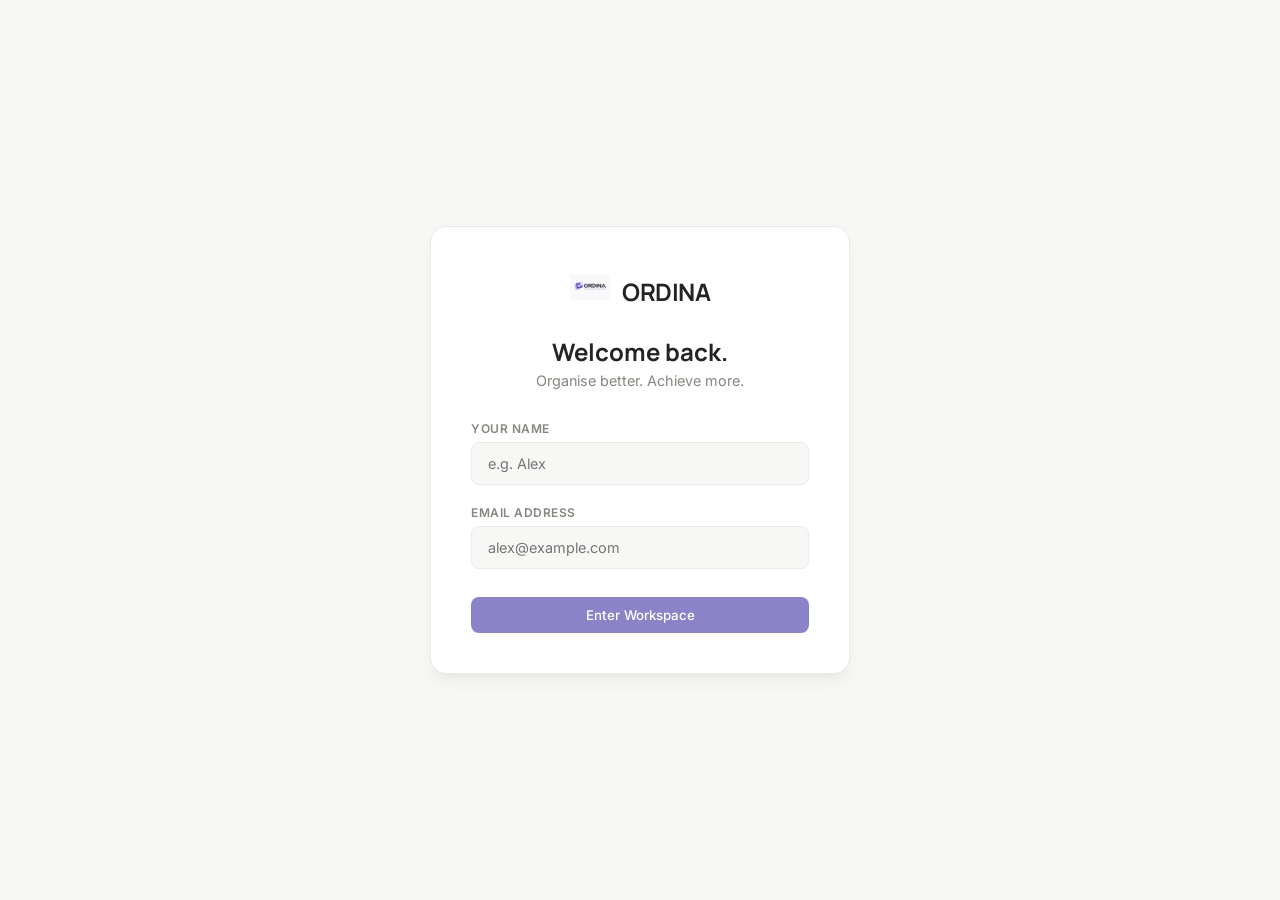
<file: Task_02_Task_Manager/index.html>
<!DOCTYPE html>
<html lang="en" data-theme="light">
<head>
  <meta charset="UTF-8" />
  <meta name="viewport" content="width=device-width, initial-scale=1.0" />
  <title>ORDINA — Productivity</title>
  <link rel="preconnect" href="https://fonts.googleapis.com">
  <link rel="preconnect" href="https://fonts.gstatic.com" crossorigin>
  <link href="https://fonts.googleapis.com/css2?family=Inter:wght@400;500;600&family=Manrope:wght@500;600;700;800&display=swap" rel="stylesheet">
  <link rel="stylesheet" href="css/style.css" />
</head>
<body>

  <!-- =========================================
       LOGIN SCREEN
       ========================================= -->
  <div class="login-screen" id="login-screen">
    <div class="login-card fade-in">
      <div class="brand" style="justify-content: center; margin-bottom: 24px;">
        <div class="brand-logo">
          <!-- Fixed Path -->
          <img src="assets/images/Logo.png" alt="Datheon Logo" style="width: 40px; height: 40px; object-fit: contain;" />
        </div>
        <h2 style="font-size: 1.5rem;">ORDINA <span style="font-size: 0.8rem; font-weight: 400; color: var(--text-secondary); display: block; margin-top: -4px;"></span></h2>
      </div>
      <h1>Welcome back.</h1>
      <p>Organise better. Achieve more.</p>
      
      <form id="login-form" class="login-form">
        <div class="input-group">
          <label for="login-name">Your Name</label>
          <input type="text" id="login-name" placeholder="e.g. Alex" required autocomplete="off" />
        </div>
        <div class="input-group">
          <label for="login-email">Email address</label>
          <input type="email" id="login-email" placeholder="alex@example.com" required />
        </div>
        <button type="submit" class="btn-primary" style="width: 100%; margin-top: 8px;">Enter Workspace</button>
      </form>
    </div>
  </div>

  <!-- =========================================
       MAIN APP
       ========================================= -->
  <div class="app-container hidden" id="app-container">
    <!-- SIDEBAR -->
    <aside class="sidebar">
      <div class="brand">
        <div class="brand-logo">
          <!-- Fixed Path -->
          <img src="assets/images/Logo.png" alt="Datheon Logo" style="width: 32px; height: 32px; object-fit: contain;" />
        </div>
        <h2>ORDINA <span style="font-size: 0.65rem; font-weight: 500; color: var(--text-secondary); display: block; margin-top: -2px; letter-spacing: 0.5px; text-transform: uppercase;"></span></h2>
      </div>

      <nav class="nav-menu">
        <a href="#" class="nav-item active" data-view="overview">
          <span class="nav-icon">○</span> Overview
        </a>
        <a href="#" class="nav-item" data-view="all">
          <span class="nav-icon">☰</span> All Tasks
        </a>
        <a href="#" class="nav-item" data-view="today">
          <span class="nav-icon">☀</span> Today
        </a>
        <a href="#" class="nav-item" data-view="upcoming">
          <span class="nav-icon">⏱</span> Upcoming
        </a>
        <a href="#" class="nav-item" data-view="completed">
          <span class="nav-icon">✓</span> Completed
        </a>
      </nav>

      <div class="nav-section-title">Categories</div>
      <nav class="nav-menu">
        <a href="#" class="nav-item" data-category="work"><span class="dot work"></span> Work</a>
        <a href="#" class="nav-item" data-category="personal"><span class="dot personal"></span> Personal</a>
        <a href="#" class="nav-item" data-category="study"><span class="dot study"></span> Study</a>
      </nav>

      <div class="sidebar-bottom">
        <a href="#" class="nav-item" id="open-settings-btn"><span class="nav-icon">⚙</span> Settings</a>
        <a href="#" class="nav-item" id="logout-btn"><span class="nav-icon">⏻</span> Log out</a>
        
        <a href="#" class="user-profile" id="open-profile-btn" style="text-decoration: none; cursor: pointer;">
          <div class="avatar" id="user-avatar">A</div>
          <div class="user-info">
            <span class="user-name" id="user-name-display">Alex</span>
            <span class="user-email" id="user-email-display">alex@ordina.app</span>
          </div>
        </a>
      </div>
    </aside>

    <!-- MAIN CONTENT -->
    <main class="main-content">
      <header class="top-header">
        <div class="greeting">
          <h1 id="greeting-text">Good morning, Alex.</h1>
          <p>Let's make today productive.</p>
        </div>
        <div class="header-actions">
          <span class="current-date" id="current-date"></span>
          
          <!-- Notification Bell & Panel -->
          <div class="notification-wrapper">
            <button class="icon-btn" id="notification-btn" aria-label="Notifications">🔔</button>
            <div class="notification-dropdown hidden" id="notification-dropdown">
              <div class="notif-header">
                <h3>Notifications</h3>
                <span class="notif-badge" id="notif-count">0 new</span>
              </div>
              <div class="notif-list" id="notif-list">
                <!-- Dynamic notifications render here -->
              </div>
            </div>
          </div>

          <div class="avatar small" id="header-avatar">A</div>
        </div>
      </header>

      <!-- DASHBOARD VIEW -->
      <div id="dashboard-view">
        <!-- Productivity Overview -->
        <section class="stats-grid">
          <div class="stat-card fade-in">
            <div class="stat-header">
              <span class="stat-title">Total Tasks</span>
              <span class="stat-icon">📋</span>
            </div>
            <span class="stat-value" id="stat-total">0</span>
          </div>
          <div class="stat-card fade-in" style="animation-delay: 0.1s;">
            <div class="stat-header">
              <span class="stat-title">Active Tasks</span>
              <span class="stat-icon">⏳</span>
            </div>
            <span class="stat-value" id="stat-active">0</span>
          </div>
          <div class="stat-card fade-in" style="animation-delay: 0.2s;">
            <div class="stat-header">
              <span class="stat-title">Completed Tasks</span>
              <span class="stat-icon">✅</span>
            </div>
            <span class="stat-value" id="stat-completed">0</span>
          </div>
        </section>

        <!-- Task Creation -->
        <section class="task-creation-area fade-in" style="animation-delay: 0.3s;">
          <div class="creation-header" id="toggle-creation-panel">
            <div class="creation-title">
              <div class="plus-icon" id="plus-icon">+</div>
              <h3>Add a new task...</h3>
            </div>
            <span class="creation-hint">Press <kbd>N</kbd> to add</span>
          </div>

          <form class="task-form hidden" id="task-form">
            <div class="form-row">
              <input type="text" id="task-title" placeholder="What needs to be done?" required class="input-title" autocomplete="off" />
              <input type="date" id="task-date" class="input-date" required />
            </div>
            <textarea id="task-desc" placeholder="Add a description (optional)..." class="input-desc" rows="2"></textarea>
            <div class="form-row split">
              <div class="select-group">
                <label for="task-category">Category</label>
                <select id="task-category">
                  <option value="work">Work</option>
                  <option value="personal">Personal</option>
                  <option value="study">Study</option>
                </select>
              </div>
              <div class="select-group">
                <label for="task-priority">Priority</label>
                <select id="task-priority">
                  <option value="low">Low</option>
                  <option value="medium" selected>Medium</option>
                  <option value="high">High</option>
                </select>
              </div>
            </div>
            <div class="form-actions">
              <button type="button" class="btn-cancel" id="btn-cancel">Cancel</button>
              <button type="submit" class="btn-primary">Create Task</button>
            </div>
          </form>
        </section>

        <!-- Task Management -->
        <section class="task-management-area fade-in" style="animation-delay: 0.4s;">
          <div class="management-header">
            <h2 id="page-title">Your Tasks</h2>
            <div class="task-count-badge" id="task-count">0 tasks</div>
          </div>

          <div class="control-bar">
            <div class="search-box">
              <span class="search-icon">🔍</span>
              <input type="text" id="search-input" placeholder="Search tasks..." />
            </div>
            <div class="filter-group" id="filter-group">
              <button class="filter-btn active" data-filter="all">All</button>
              <button class="filter-btn" data-filter="active">Active</button>
              <button class="filter-btn" data-filter="completed">Completed</button>
            </div>
            <div class="sort-dropdown">
              <select id="sort-select">
                <option value="date-asc">Due Date (Soonest)</option>
                <option value="date-desc">Due Date (Latest)</option>
                <option value="priority">Priority</option>
                <option value="manual">Manual (Drag)</option>
              </select>
            </div>
          </div>

          <ul id="task-list" class="task-list"></ul>
          <div class="empty-state hidden" id="empty-state">
            <div class="empty-icon">🍃</div>
            <h3>No tasks found</h3>
            <p>Enjoy your free time or create a new task.</p>
          </div>
        </section>
      </div>

      <!-- =========================================
           USER PROFILE VIEW
           ========================================= -->
      <section class="profile-view hidden" id="profile-view">
        <div class="profile-card fade-in">
          <div class="profile-header">
            <div class="profile-avatar-large" id="profile-avatar-large">A</div>
            <div class="profile-header-info">
              <h2 id="profile-title-name">Alex</h2>
              <p id="profile-title-email">alex@ordina.app</p>
            </div>
          </div>
          
          <div class="profile-stats">
            <div class="p-stat">
              <span class="p-stat-label">Tasks Created</span>
              <span class="p-stat-value" id="profile-total-created">0</span>
            </div>
            <div class="p-stat">
              <span class="p-stat-label">Tasks Completed</span>
              <span class="p-stat-value" id="profile-total-completed">0</span>
            </div>
            <div class="p-stat">
              <span class="p-stat-label">Productivity</span>
              <span class="p-stat-value" id="profile-productivity">0%</span>
            </div>
          </div>

          <hr class="profile-divider" />

          <form id="profile-form" class="profile-form">
            <h3>Account Settings</h3>
            <div class="form-row split">
              <div class="input-group">
                <label for="profile-name-input">Full Name</label>
                <input type="text" id="profile-name-input" required />
              </div>
              <div class="input-group">
                <label for="profile-email-input">Email Address</label>
                <input type="email" id="profile-email-input" required />
              </div>
            </div>
            <div class="form-actions" style="margin-top: 24px;">
              <button type="submit" class="btn-primary">Save Changes</button>
            </div>
          </form>
        </div>
      </section>

      <!-- =========================================
           SETTINGS VIEW
           ========================================= -->
      <section class="profile-view hidden" id="settings-view">
        <div class="profile-card fade-in">
          <div class="profile-header" style="margin-bottom: 24px;">
            <div class="profile-header-info">
              <h2>Settings</h2>
              <p>Manage your app preferences</p>
            </div>
          </div>
          
          <hr class="profile-divider" style="margin-top: 0;" />

          <div class="settings-group">
            <h3>Appearance</h3>
            <p style="color: var(--text-secondary); font-size: 0.9rem; margin-bottom: 16px;">Customize how ORDINA looks on your screen.</p>
            <div class="theme-toggle-wrapper">
              <button class="theme-btn active" id="theme-light-btn">☀ Light Mode</button>
              <button class="theme-btn" id="theme-dark-btn">🌙 Dark Mode</button>
            </div>
          </div>

          <hr class="profile-divider" />

          <!-- NEW: LocalStorage API Demonstration -->
          <div class="settings-group">
            <h3>LocalStorage Data</h3>
            <p style="color: var(--text-secondary); font-size: 0.9rem; margin-bottom: 16px;">Raw JSON data currently saved in your browser.</p>
            <pre id="storage-preview" style="background: var(--bg-main); padding: 16px; border-radius: var(--radius-sm); font-size: 0.8rem; color: var(--text-secondary); overflow-x: auto; border: 1px solid var(--border-color);"></pre>
          </div>

          <hr class="profile-divider" />

          <div class="settings-group">
            <h3>Danger Zone</h3>
            <p style="color: var(--text-secondary); font-size: 0.9rem; margin-bottom: 16px;">Clear all tasks and app data from your browser's localStorage.</p>
            <button class="btn-primary" style="background: var(--color-danger);" id="clear-data-btn">Clear All Data</button>
          </div>
        </div>
      </section>

    </main>
  </div>

  <!-- =========================================
       EDIT TASK MODAL
       ========================================= -->
  <div class="modal-overlay hidden" id="edit-modal">
    <div class="modal-content fade-in">
      <div class="modal-header">
        <h2>Edit Task</h2>
        <button class="close-btn" id="close-edit-modal">✕</button>
      </div>
      <form id="edit-form" class="task-form" style="padding: 0; border: none;">
        <input type="hidden" id="edit-id" />
        <div class="form-row">
          <input type="text" id="edit-title" required class="input-title" autocomplete="off" />
          <input type="date" id="edit-date" class="input-date" required />
        </div>
        <textarea id="edit-desc" placeholder="Add a description (optional)..." rows="2"></textarea>
        <div class="form-row split">
          <div class="select-group">
            <label for="edit-category">Category</label>
            <select id="edit-category">
              <option value="work">Work</option>
              <option value="personal">Personal</option>
              <option value="study">Study</option>
            </select>
          </div>
          <div class="select-group">
            <label for="edit-priority">Priority</label>
            <select id="edit-priority">
              <option value="low">Low</option>
              <option value="medium">Medium</option>
              <option value="high">High</option>
            </select>
          </div>
        </div>
        <div class="form-actions" style="margin-top: 16px;">
          <button type="button" class="btn-cancel" id="cancel-edit-btn">Cancel</button>
          <button type="submit" class="btn-primary">Save Changes</button>
        </div>
      </form>
    </div>
  </div>

  <!-- =========================================
       DELETE CONFIRMATION MODAL
       ========================================= -->
  <div class="modal-overlay hidden" id="delete-modal">
    <div class="modal-content fade-in" style="max-width: 380px; text-align: center;">
      <div class="empty-icon" style="font-size: 2rem; margin-bottom: 12px;">🗑️</div>
      <h2 style="margin-bottom: 8px;">Delete Task?</h2>
      <p style="color: var(--text-secondary); margin-bottom: 24px; font-size: 0.9rem;">This action cannot be undone.</p>
      <div class="form-actions" style="justify-content: center;">
        <button type="button" class="btn-cancel" id="cancel-delete-btn">Cancel</button>
        <button type="button" class="btn-primary" style="background: var(--color-danger);" id="confirm-delete-btn">Yes, Delete</button>
      </div>
    </div>
  </div>

  <!-- Toast Container -->
  <div id="toast-container" class="toast-container"></div>

  <script src="js/script.js"></script>
</body>
</html>
</file>
<file: Task_02_Task_Manager/css/style.css>
/* =========================================
   ORDINA DESIGN SYSTEM & RESET
   ========================================= */
:root {
  /* Light Theme (Default) */
  --bg-main: #F7F7F5;
  --bg-card: #FFFFFF;
  --bg-hover: #fafafa;
  --text-primary: #242522;
  --text-secondary: #858780;
  --accent-primary: #8B83C7;
  --accent-hover: #766dbb;
  --accent-bg: #EFEDFA;
  --color-success: #719B83;
  --color-warning: #D5A45B;
  --color-danger: #D97979;
  --border-color: #EAEAE6;
  
  --shadow-sm: 0 1px 2px rgba(0,0,0,0.05);
  --shadow-md: 0 4px 6px -1px rgba(0,0,0,0.05), 0 2px 4px -1px rgba(0,0,0,0.03);
  --shadow-hover: 0 10px 15px -3px rgba(0,0,0,0.05), 0 4px 6px -2px rgba(0,0,0,0.025);

  --font-heading: 'Manrope', sans-serif;
  --font-body: 'Inter', sans-serif;
  --radius-sm: 8px;
  --radius-md: 12px;
  --radius-lg: 16px;
  --radius-full: 9999px;
}

/* Dark Theme Override */
[data-theme="dark"] {
  --bg-main: #121212;
  --bg-card: #1E1E1E;
  --bg-hover: #2A2A2A;
  --text-primary: #EAEAEA;
  --text-secondary: #A0A0A0;
  --accent-primary: #A197E6;
  --accent-hover: #B8AEF5;
  --accent-bg: #2C283D;
  --color-success: #8BC3A1;
  --color-warning: #E8BC7A;
  --color-danger: #E88B8B;
  --border-color: #333333;
  
  --shadow-sm: 0 1px 2px rgba(0,0,0,0.2);
  --shadow-md: 0 4px 6px -1px rgba(0,0,0,0.3);
  --shadow-hover: 0 10px 15px -3px rgba(0,0,0,0.4);
}

* {
  box-sizing: border-box;
  margin: 0;
  padding: 0;
}

body {
  font-family: var(--font-body);
  background-color: var(--bg-main);
  color: var(--text-primary);
  -webkit-font-smoothing: antialiased;
  transition: background-color 0.3s ease, color 0.3s ease;
}

h1, h2, h3, .stat-value {
  font-family: var(--font-heading);
  font-weight: 700;
}

button {
  font-family: var(--font-body);
  cursor: pointer;
  border: none;
  background: none;
}

/* =========================================
   ANIMATIONS
   ========================================= */
@keyframes fadeInUp {
  from { opacity: 0; transform: translateY(20px); }
  to { opacity: 1; transform: translateY(0); }
}
@keyframes slideDown {
  from { opacity: 0; transform: translateY(-15px); }
  to { opacity: 1; transform: translateY(0); }
}
@keyframes slideInRight {
  from { opacity: 0; transform: translateX(30px); }
  to { opacity: 1; transform: translateX(0); }
}
@keyframes fadeOut {
  to { opacity: 0; transform: scale(0.95); }
}
@keyframes taskComplete {
  0% { transform: scale(1); }
  50% { transform: scale(0.95); background-color: var(--accent-bg); }
  100% { transform: scale(1); }
}
.fade-in {
  opacity: 0;
  animation: fadeInUp 0.6s cubic-bezier(0.16, 1, 0.3, 1) forwards;
}

/* =========================================
   LAYOUT & SIDEBAR
   ========================================= */
.app-container { display: flex; min-height: 100vh; }
.sidebar {
  width: 260px; background-color: var(--bg-main); border-right: 1px solid var(--border-color);
  padding: 24px; display: flex; flex-direction: column; position: fixed;
  height: 100vh; left: 0; top: 0; z-index: 10;
}
.brand { display: flex; align-items: center; gap: 12px; margin-bottom: 40px; }
.brand h2 { font-size: 1.25rem; letter-spacing: -0.5px; }
.nav-menu { display: flex; flex-direction: column; gap: 4px; margin-bottom: 24px; }
.nav-section-title {
  font-size: 0.75rem; text-transform: uppercase; letter-spacing: 1px;
  color: var(--text-secondary); font-weight: 600; margin-bottom: 12px; padding-left: 12px;
}
.nav-item {
  display: flex; align-items: center; gap: 12px; padding: 10px 12px;
  text-decoration: none; color: var(--text-secondary); font-size: 0.9rem;
  font-weight: 500; border-radius: var(--radius-sm); transition: all 0.2s ease;
}
.nav-item:hover { background-color: var(--bg-hover); color: var(--text-primary); }
.nav-item.active { background-color: var(--accent-bg); color: var(--accent-primary); font-weight: 600; }
.dot { width: 8px; height: 8px; border-radius: 50%; }
.dot.work { background-color: var(--color-warning); }
.dot.personal { background-color: var(--color-success); }
.dot.study { background-color: var(--accent-primary); }
.sidebar-bottom { margin-top: auto; display: flex; flex-direction: column; gap: 12px; }
.user-profile {
  display: flex; align-items: center; gap: 12px; padding: 12px;
  background-color: var(--bg-card); border: 1px solid var(--border-color); border-radius: var(--radius-md);
  transition: all 0.2s;
}
.user-profile:hover { border-color: var(--accent-primary); box-shadow: var(--shadow-sm); transform: translateY(-1px); }
.avatar {
  width: 36px; height: 36px; border-radius: 50%; background-color: var(--accent-bg);
  color: var(--accent-primary); display: flex; align-items: center; justify-content: center;
  font-weight: 600; font-family: var(--font-heading);
}
.avatar.small { width: 32px; height: 32px; font-size: 0.875rem; }
.user-info { display: flex; flex-direction: column; }
.user-name { font-size: 0.875rem; font-weight: 600; color: var(--text-primary); }
.user-email { font-size: 0.75rem; color: var(--text-secondary); }

/* =========================================
   MAIN CONTENT & HEADER
   ========================================= */
.main-content { flex: 1; margin-left: 260px; padding: 40px; max-width: 1200px; }
.top-header { display: flex; justify-content: space-between; align-items: flex-start; margin-bottom: 40px; }
.greeting h1 { font-size: 1.75rem; margin-bottom: 4px; letter-spacing: -0.5px; }
.greeting p { color: var(--text-secondary); font-size: 0.95rem; }
.header-actions { display: flex; align-items: center; gap: 16px; }
.current-date { font-size: 0.875rem; color: var(--text-secondary); font-weight: 500; }
.icon-btn {
  background: var(--bg-card); border: 1px solid var(--border-color); width: 36px; height: 36px;
  border-radius: 50%; display: flex; align-items: center; justify-content: center;
  font-size: 1rem; transition: all 0.2s; position: relative;
}
.icon-btn:hover { background-color: var(--bg-main); transform: scale(1.05); }

/* =========================================
   NOTIFICATIONS
   ========================================= */
.notification-wrapper { position: relative; }
.notification-dropdown {
  position: absolute; top: 48px; right: 0; width: 320px;
  background: var(--bg-card); border: 1px solid var(--border-color);
  border-radius: var(--radius-md); box-shadow: var(--shadow-hover);
  z-index: 100; animation: slideDown 0.2s ease forwards;
}
.notif-header {
  display: flex; justify-content: space-between; align-items: center;
  padding: 16px; border-bottom: 1px solid var(--border-color);
}
.notif-header h3 { font-size: 1rem; }
.notif-badge {
  background: var(--accent-bg); color: var(--accent-primary);
  padding: 2px 8px; border-radius: var(--radius-full); font-size: 0.7rem; font-weight: 700;
}
.notif-list { max-height: 300px; overflow-y: auto; }
.notif-item {
  padding: 16px; border-bottom: 1px solid var(--border-color);
  display: flex; flex-direction: column; gap: 4px;
}
.notif-item:last-child { border-bottom: none; }
.notif-item p { font-size: 0.85rem; color: var(--text-primary); }
.notif-item span { font-size: 0.75rem; color: var(--text-secondary); }
.notif-empty { padding: 24px; text-align: center; color: var(--text-secondary); font-size: 0.85rem; }

/* =========================================
   STATS, CREATION & TASK LIST (Condensed)
   ========================================= */
.stats-grid { display: grid; grid-template-columns: repeat(3, 1fr); gap: 20px; margin-bottom: 40px; }
.stat-card {
  background-color: var(--bg-card); border: 1px solid var(--border-color); border-radius: var(--radius-lg);
  padding: 24px; display: flex; flex-direction: column; gap: 8px; box-shadow: var(--shadow-sm);
  transition: transform 0.3s ease, box-shadow 0.3s ease;
}
.stat-card:hover { transform: translateY(-2px); box-shadow: var(--shadow-hover); }
.stat-header { display: flex; justify-content: space-between; align-items: center; margin-bottom: 12px; }
.stat-title { font-size: 0.875rem; color: var(--text-secondary); font-weight: 500; }
.stat-icon { font-size: 1.25rem; opacity: 0.8; }
.stat-value { font-size: 2rem; color: var(--text-primary); }

.task-creation-area {
  background-color: var(--bg-card); border: 1px solid var(--border-color); border-radius: var(--radius-lg);
  margin-bottom: 32px; box-shadow: var(--shadow-sm); overflow: hidden; transition: all 0.3s ease;
}
.creation-header {
  display: flex; justify-content: space-between; align-items: center; padding: 20px 24px;
  cursor: pointer; transition: background 0.2s;
}
.creation-header:hover { background: var(--bg-hover); }
.creation-title { display: flex; align-items: center; gap: 12px; }
.plus-icon {
  width: 28px; height: 28px; border-radius: 50%; background: var(--accent-bg); color: var(--accent-primary);
  display: flex; align-items: center; justify-content: center; font-weight: bold; font-size: 1.2rem;
  transition: transform 0.3s cubic-bezier(0.175, 0.885, 0.32, 1.275);
}
.plus-icon.rotate { transform: rotate(45deg); }
.creation-header h3 { font-size: 1rem; font-weight: 500; color: var(--text-secondary); }
.creation-hint { font-size: 0.75rem; color: var(--text-secondary); }
kbd { background: var(--bg-main); padding: 2px 6px; border-radius: 4px; border: 1px solid var(--border-color); font-family: monospace; }

.task-form {
  padding: 0 24px 24px 24px; display: flex; flex-direction: column; gap: 16px;
  border-top: 1px solid var(--border-color); animation: slideDown 0.4s cubic-bezier(0.16, 1, 0.3, 1) forwards;
}
.form-row { display: flex; gap: 12px; }
.form-row.split { display: grid; grid-template-columns: 1fr 1fr; gap: 16px; }
input[type="text"], input[type="date"], input[type="email"], textarea, select {
  width: 100%; padding: 12px 16px; border: 1px solid var(--border-color); border-radius: var(--radius-sm);
  background: var(--bg-main); font-family: var(--font-body); font-size: 0.9rem; color: var(--text-primary);
  transition: border-color 0.2s, background 0.2s;
}
input:focus, textarea:focus, select:focus { outline: none; border-color: var(--accent-primary); background: var(--bg-card); }
.input-title { font-weight: 600; }
.select-group { display: flex; flex-direction: column; gap: 6px; }
.select-group label { font-size: 0.75rem; font-weight: 600; color: var(--text-secondary); text-transform: uppercase; }
.form-actions { display: flex; justify-content: flex-end; gap: 12px; margin-top: 8px; }
.btn-primary {
  background: var(--accent-primary); color: white; padding: 10px 20px; border-radius: var(--radius-sm);
  font-weight: 500; transition: background 0.2s, transform 0.1s;
}
.btn-primary:hover { background: var(--accent-hover); }
.btn-primary:active { transform: scale(0.97); }
.btn-cancel { color: var(--text-secondary); padding: 10px 16px; border-radius: var(--radius-sm); font-weight: 500; transition: background 0.2s; }
.btn-cancel:hover { background: var(--bg-main); color: var(--text-primary); }

.management-header { display: flex; align-items: center; gap: 12px; margin-bottom: 24px; }
.task-count-badge { background: var(--accent-bg); padding: 4px 10px; border-radius: var(--radius-full); font-size: 0.75rem; font-weight: 600; color: var(--accent-primary); }
.control-bar { display: flex; justify-content: space-between; align-items: center; gap: 16px; margin-bottom: 24px; padding-bottom: 24px; border-bottom: 1px solid var(--border-color); flex-wrap: wrap; }
.search-box { position: relative; flex: 1; min-width: 200px; }
.search-icon { position: absolute; left: 12px; top: 50%; transform: translateY(-50%); font-size: 0.875rem; color: var(--text-secondary); }
.search-box input { padding-left: 36px; background: var(--bg-card); }
.filter-group { display: flex; background: var(--bg-main); padding: 4px; border-radius: var(--radius-sm); }
.filter-btn { padding: 8px 16px; background: transparent; color: var(--text-secondary); border-radius: 4px; font-size: 0.875rem; font-weight: 500; transition: all 0.2s; }
.filter-btn.active { background: var(--bg-card); color: var(--text-primary); box-shadow: var(--shadow-sm); font-weight: 600; }
.sort-dropdown select { padding: 10px 16px; background: var(--bg-card); font-size: 0.875rem; color: var(--text-secondary); cursor: pointer; }

.task-list { list-style: none; display: flex; flex-direction: column; gap: 12px; }
.task-card {
  display: flex; align-items: flex-start; gap: 16px; background: var(--bg-card); border: 1px solid var(--border-color);
  border-radius: var(--radius-md); padding: 16px; box-shadow: var(--shadow-sm); transition: all 0.2s ease;
  animation: slideInRight 0.4s cubic-bezier(0.16, 1, 0.3, 1) forwards;
}
.task-card:hover { border-color: var(--border-color); box-shadow: var(--shadow-md); }
.task-card.completed { opacity: 0.6; background: var(--bg-main); }
.task-card.completed .task-title-text { text-decoration: line-through; color: var(--text-secondary); }
.task-card.just-completed { animation: taskComplete 0.4s cubic-bezier(0.175, 0.885, 0.32, 1.275); }
.task-checkbox {
  appearance: none; width: 22px; height: 22px; border: 2px solid var(--border-color); border-radius: 50%;
  cursor: pointer; position: relative; margin-top: 2px; flex-shrink: 0; transition: all 0.2s;
}
.task-checkbox:hover { border-color: var(--accent-primary); }
.task-checkbox:checked { background: var(--accent-primary); border-color: var(--accent-primary); }
.task-checkbox:checked::after {
  content: '✓'; position: absolute; color: white; font-size: 12px; top: 50%; left: 50%;
  transform: translate(-50%, -50%); font-weight: bold;
}
.task-content { flex: 1; display: flex; flex-direction: column; gap: 4px; }
.task-title-text { font-weight: 600; font-size: 0.95rem; color: var(--text-primary); }
.task-desc-text { font-size: 0.85rem; color: var(--text-secondary); }
.task-meta { display: flex; align-items: center; gap: 12px; margin-top: 8px; flex-wrap: wrap; }
.badge { font-size: 0.7rem; font-weight: 600; padding: 2px 8px; border-radius: var(--radius-full); text-transform: uppercase; letter-spacing: 0.5px; }
.badge.work { background: #FFF4E5; color: #D5A45B; }
.badge.personal { background: #E8F5E9; color: #719B83; }
.badge.study { background: var(--accent-bg); color: var(--accent-primary); }
[data-theme="dark"] .badge.work { background: #3E2E1A; }
[data-theme="dark"] .badge.personal { background: #1E3024; }
.priority-indicator { display: flex; align-items: center; gap: 4px; font-size: 0.75rem; font-weight: 500; }
.priority-indicator::before { content: ''; width: 6px; height: 6px; border-radius: 50%; }
.priority-indicator.high { color: var(--color-danger); }
.priority-indicator.high::before { background: var(--color-danger); }
.priority-indicator.medium { color: var(--color-warning); }
.priority-indicator.medium::before { background: var(--color-warning); }
.priority-indicator.low { color: var(--color-success); }
.priority-indicator.low::before { background: var(--color-success); }
.due-date { font-size: 0.75rem; color: var(--text-secondary); display: flex; align-items: center; gap: 4px; }
.due-date.overdue { color: var(--color-danger); font-weight: 600; }
.due-date.today { color: var(--color-warning); font-weight: 600; }
.task-actions { display: flex; gap: 8px; opacity: 0; transition: opacity 0.2s; }
.task-card:hover .task-actions { opacity: 1; }
.action-btn { width: 28px; height: 28px; border-radius: var(--radius-sm); display: flex; align-items: center; justify-content: center; color: var(--text-secondary); background: var(--bg-main); transition: all 0.2s; }
.action-btn:hover { background: var(--bg-card); color: var(--text-primary); box-shadow: var(--shadow-sm); }
.action-btn.delete:hover { color: var(--color-danger); background: #FFF0F0; }
[data-theme="dark"] .action-btn.delete:hover { background: #3E1A1A; }

.empty-state { text-align: center; padding: 60px 20px; background: var(--bg-card); border: 1px dashed var(--border-color); border-radius: var(--radius-lg); }
.empty-icon { font-size: 2.5rem; margin-bottom: 16px; }
.empty-state h3 { font-size: 1.1rem; margin-bottom: 8px; }
.empty-state p { color: var(--text-secondary); font-size: 0.9rem; }
.hidden { display: none !important; }

/* =========================================
   LOGIN & MODALS
   ========================================= */
.login-screen { position: fixed; inset: 0; background: var(--bg-main); display: flex; align-items: center; justify-content: center; z-index: 1000; padding: 20px; }
.login-card { background: var(--bg-card); border: 1px solid var(--border-color); border-radius: var(--radius-lg); padding: 40px; width: 100%; max-width: 420px; box-shadow: var(--shadow-hover); }
.login-card h1 { font-size: 1.5rem; margin-bottom: 4px; text-align: center; }
.login-card p { color: var(--text-secondary); text-align: center; margin-bottom: 32px; font-size: 0.9rem; }
.login-form { display: flex; flex-direction: column; gap: 20px; }
.input-group { display: flex; flex-direction: column; gap: 6px; }
.input-group label { font-size: 0.75rem; font-weight: 600; color: var(--text-secondary); text-transform: uppercase; letter-spacing: 0.5px; }

.modal-overlay { position: fixed; inset: 0; background: rgba(0,0,0,0.5); backdrop-filter: blur(4px); display: flex; align-items: center; justify-content: center; z-index: 1000; padding: 20px; opacity: 1; transition: opacity 0.3s ease; }
.modal-content { background: var(--bg-card); border-radius: var(--radius-lg); padding: 24px; width: 100%; max-width: 500px; box-shadow: 0 25px 50px -12px rgba(0, 0, 0, 0.25); border: 1px solid var(--border-color); }
.modal-header { display: flex; justify-content: space-between; align-items: center; margin-bottom: 20px; }
.modal-header h2 { font-size: 1.25rem; }
.close-btn { font-size: 1.2rem; color: var(--text-secondary); width: 32px; height: 32px; border-radius: 50%; display: flex; align-items: center; justify-content: center; transition: background 0.2s; }
.close-btn:hover { background: var(--bg-main); color: var(--text-primary); }

/* =========================================
   DRAG AND DROP
   ========================================= */
.drag-handle { cursor: grab; color: var(--text-secondary); padding: 0 8px; display: flex; align-items: center; font-size: 1.2rem; margin-left: -8px; }
.drag-handle:active { cursor: grabbing; }
.task-card.dragging { opacity: 0.4; background: var(--accent-bg); border: 2px dashed var(--accent-primary); }
.task-card.drag-over { border-top: 2px solid var(--accent-primary); transform: translateY(2px); }

/* =========================================
   PROFILE & SETTINGS VIEW
   ========================================= */
.profile-view { animation: fadeInUp 0.4s ease forwards; }
.profile-card { background: var(--bg-card); border: 1px solid var(--border-color); border-radius: var(--radius-lg); padding: 40px; box-shadow: var(--shadow-sm); max-width: 800px; }
.profile-header { display: flex; align-items: center; gap: 24px; margin-bottom: 32px; }
.profile-avatar-large { width: 80px; height: 80px; border-radius: 50%; background: var(--accent-bg); color: var(--accent-primary); display: flex; align-items: center; justify-content: center; font-family: var(--font-heading); font-size: 2.5rem; font-weight: 700; }
.profile-header-info h2 { font-size: 1.75rem; margin-bottom: 4px; }
.profile-header-info p { color: var(--text-secondary); font-size: 1rem; }
.profile-stats { display: grid; grid-template-columns: repeat(3, 1fr); gap: 20px; background: var(--bg-main); border-radius: var(--radius-md); padding: 24px; margin-bottom: 32px; }
.p-stat { display: flex; flex-direction: column; gap: 8px; text-align: center; }
.p-stat-label { font-size: 0.75rem; text-transform: uppercase; font-weight: 600; color: var(--text-secondary); letter-spacing: 0.5px; }
.p-stat-value { font-family: var(--font-heading); font-size: 1.5rem; font-weight: 700; color: var(--text-primary); }
.profile-divider { border: none; border-top: 1px solid var(--border-color); margin: 32px 0; }
.profile-form h3, .settings-group h3 { font-size: 1.1rem; margin-bottom: 8px; }

/* Settings Toggles */
.theme-toggle-wrapper { display: flex; gap: 12px; }
.theme-btn {
  flex: 1; padding: 16px; border-radius: var(--radius-md); border: 2px solid var(--border-color);
  background: var(--bg-main); color: var(--text-primary); font-weight: 600; font-size: 0.95rem;
  transition: all 0.2s; display: flex; align-items: center; justify-content: center; gap: 8px;
}
.theme-btn:hover { border-color: var(--accent-primary); }
.theme-btn.active { border-color: var(--accent-primary); background: var(--accent-bg); color: var(--accent-primary); }

/* =========================================
   TOAST NOTIFICATIONS
   ========================================= */
.toast-container { position: fixed; bottom: 24px; right: 24px; display: flex; flex-direction: column; gap: 10px; z-index: 1100; }
.toast { background: var(--text-primary); color: var(--bg-main); padding: 12px 20px; border-radius: var(--radius-md); font-size: 0.875rem; font-weight: 500; box-shadow: var(--shadow-md); display: flex; align-items: center; gap: 10px; animation: slideInRight 0.3s ease forwards; }
.toast.success { border-left: 4px solid var(--color-success); }
.toast.error { border-left: 4px solid var(--color-danger); }

/* LocalStorage Code Preview */
#storage-preview {
  font-family: monospace;
  white-space: pre-wrap;
  word-wrap: break-word;
  max-height: 200px;
  overflow-y: auto;
}
</file>
